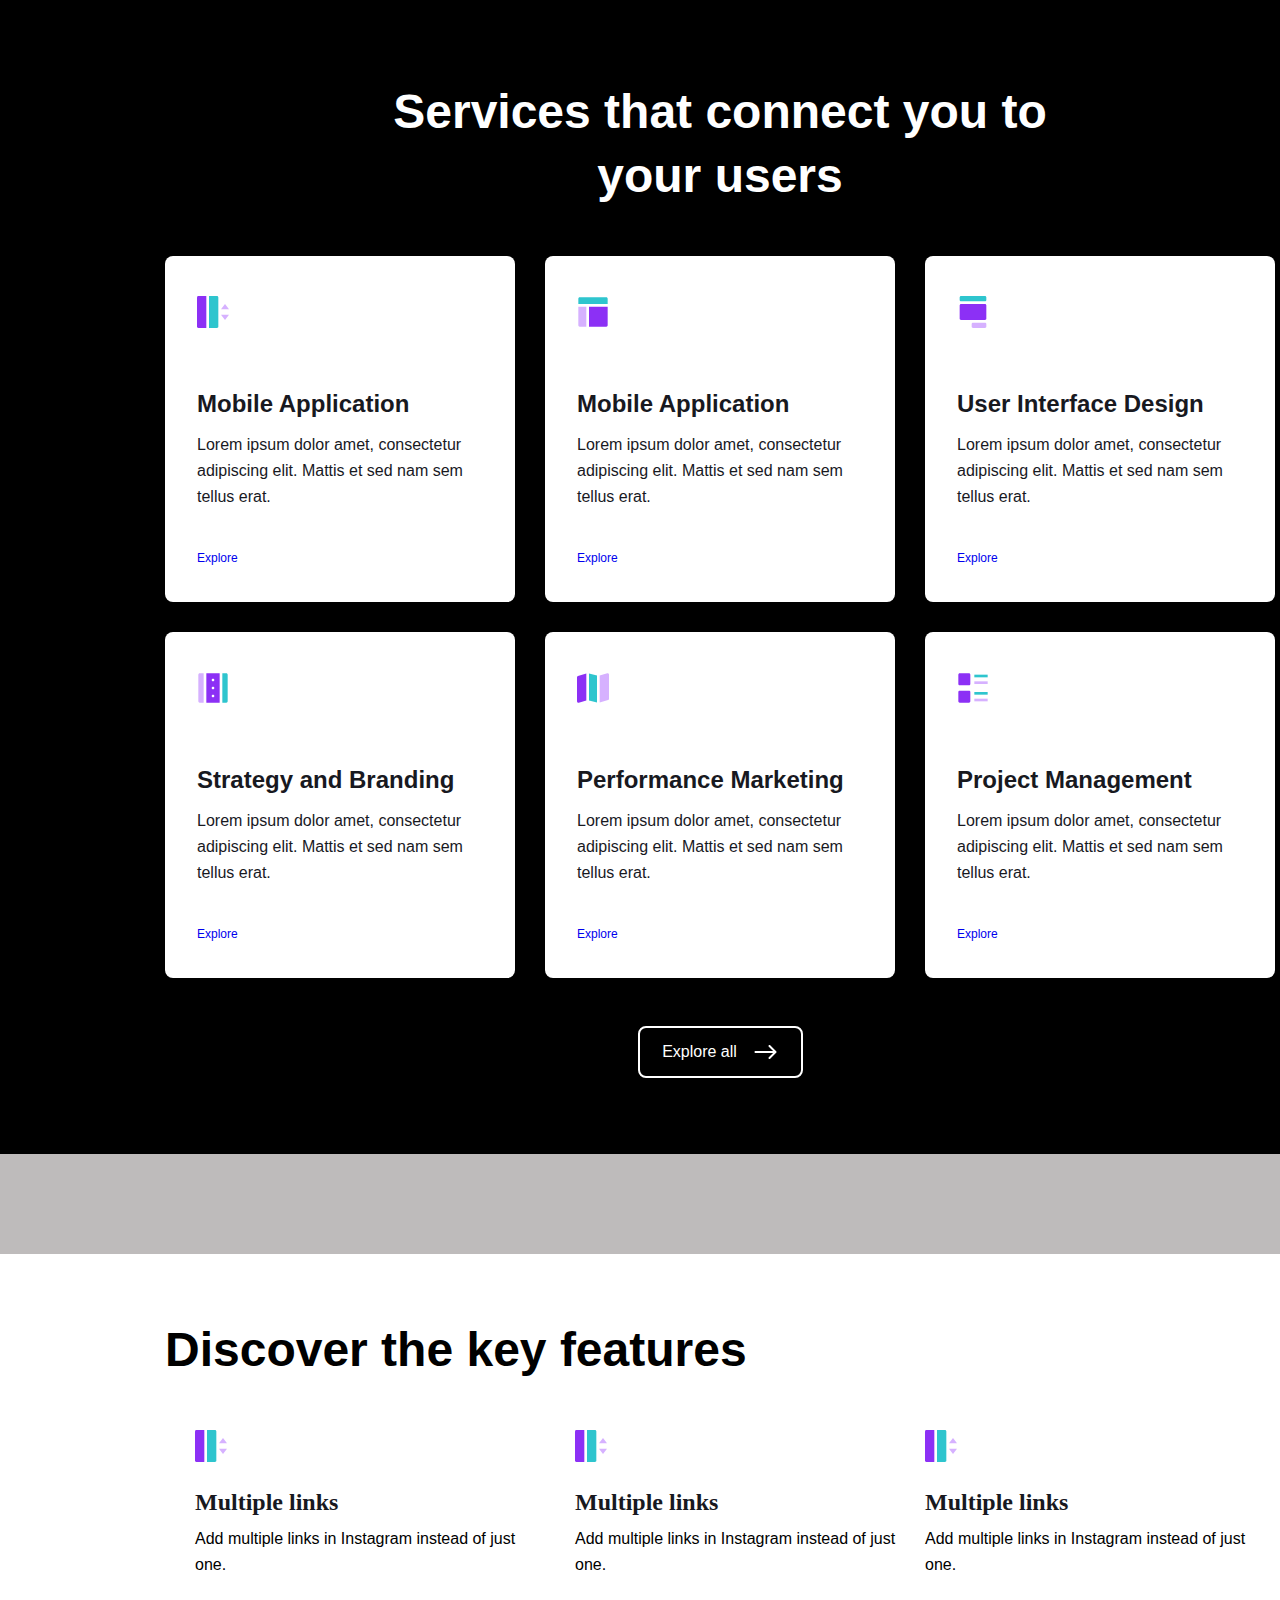
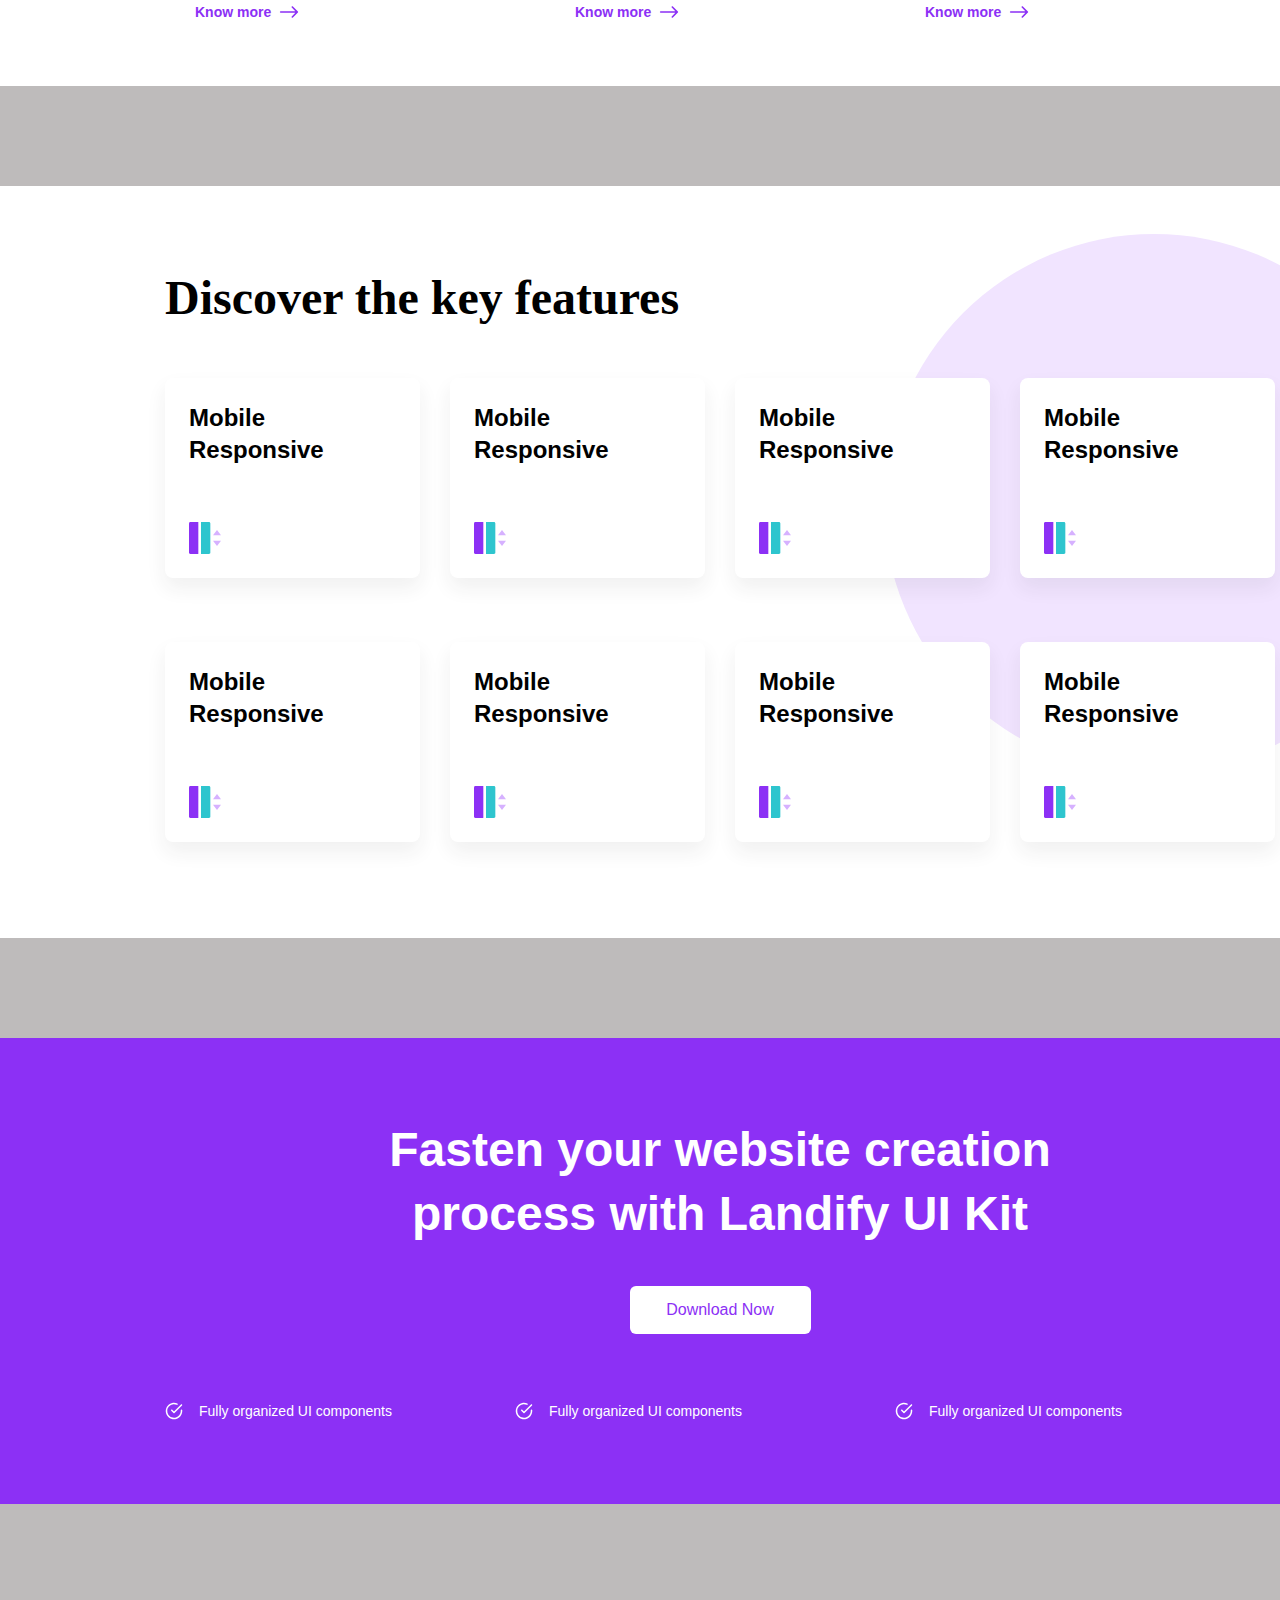
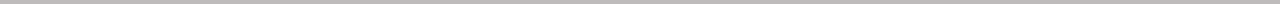
<file: B2/Ass1.html>
<!DOCTYPE html>
<html lang="en">
<head>
    <meta charset="UTF-8">
    <meta http-equiv="X-UA-Compatible" content="IE=edge">
    <meta name="viewport" content="width=device-width, initial-scale=1.0">
    <title>Document</title>
    <link rel="stylesheet" href="./CSS/style.CSS">
</head>
<body>
    <!--Onsite-->
    <div id="Onsite">
        <div id="container">
            <div id="Section__Heading">
                <p>Services that connect you to your users</p>
            </div>
            <div id="Features__List">
                <!--Row 1-->
                <div class="row">
                    <!--star car-->
                    <div class="box no__margin">
                        <div class="Feature__Icons">
                            <svg width="32" height="32" viewBox="0 0 32 32" fill="none" xmlns="http://www.w3.org/2000/svg">
                                <path d="M24 13.3333H32L28 8L24 13.3333ZM24 18.6667H32L28 24L24 18.6667Z" fill="#D6B1FF"/>
                                <path d="M1.33333 0H9.33333V32H1.33333C0.979711 32 0.640572 31.8595 0.390523 31.6095C0.140475 31.3594 0 31.0203 0 30.6667V1.33333C0 0.979711 0.140475 0.640572 0.390523 0.390523C0.640572 0.140475 0.979711 0 1.33333 0Z" fill="#8C30F5"/>
                                <path d="M12 0H20C20.3536 0 20.6928 0.140475 20.9428 0.390523C21.1929 0.640572 21.3333 0.979711 21.3333 1.33333V30.6667C21.3333 31.0203 21.1929 31.3594 20.9428 31.6095C20.6928 31.8595 20.3536 32 20 32H12V0Z" fill="#2EC5CE"/>
                                 </svg>                            
                        </div>
                        <div class="Details">
                            <div class="Headline">
                                Mobile Application
                            </div>
                            <div class="Description">
                                Lorem ipsum dolor amet, consectetur adipiscing elit. Mattis et sed nam sem tellus erat.
                            </div>
                        </div>
                        <div class="link">
                            <a href="#">Explore</a>
                        </div>
                    </div>
                    <!--end car-->
                    <!--star car-->
                    <div class="box">
                        <div class="Feature__Icons">
                            <svg width="32" height="32" viewBox="0 0 32 32" fill="none" xmlns="http://www.w3.org/2000/svg">
                                <path d="M30.6667 7.99999V2.66666C30.6667 2.31304 30.5262 1.9739 30.2762 1.72385C30.0261 1.4738 29.687 1.33333 29.3333 1.33333H2.66668C2.31305 1.33333 1.97392 1.4738 1.72387 1.72385C1.47382 1.9739 1.33334 2.31304 1.33334 2.66666V7.99999H30.6667Z" fill="#2EC5CE"/>
                                <path d="M1.33334 10.6667V29.3333C1.33334 29.6869 1.47382 30.0261 1.72387 30.2761C1.97392 30.5262 2.31305 30.6667 2.66668 30.6667H9.33334V10.6667H1.33334Z" fill="#D6B1FF"/>
                                <path d="M12 30.6667H29.3333C29.687 30.6667 30.0261 30.5262 30.2761 30.2761C30.5262 30.0261 30.6667 29.6869 30.6667 29.3333V10.6667H12V30.6667Z" fill="#8C30F5"/>
                                </svg>                                                            
                        </div>
                        <div class="Details">
                            <div class="Headline">
                                Mobile Application
                                <div class="Description">
                                    Lorem ipsum dolor amet, consectetur adipiscing elit. Mattis et sed nam sem tellus erat.
                                </div>
                            </div>
                            </div>
                        <div class="link">
                            <a href="#">Explore</a>
                        </div>
                    </div>
                    <!--end car-->
                    <!--star car-->
                    <div class="box">
                        <div class="Feature__Icons">
                            <svg width="32" height="32" viewBox="0 0 32 32" fill="none" xmlns="http://www.w3.org/2000/svg">
                                <path d="M28 32H16C15.6464 32 15.3072 31.8595 15.0572 31.6095C14.8071 31.3594 14.6667 31.0203 14.6667 30.6667V28C14.6667 27.6464 14.8071 27.3072 15.0572 27.0572C15.3072 26.8071 15.6464 26.6667 16 26.6667H28C28.3536 26.6667 28.6928 26.8071 28.9428 27.0572C29.1929 27.3072 29.3333 27.6464 29.3333 28V30.6667C29.3333 31.0203 29.1929 31.3594 28.9428 31.6095C28.6928 31.8595 28.3536 32 28 32Z" fill="#D6B1FF"/>
                                <path d="M28 0H4.00001C3.64638 0 3.30724 0.140475 3.0572 0.390523C2.80715 0.640572 2.66667 0.979711 2.66667 1.33333V4C2.66667 4.35362 2.80715 4.69276 3.0572 4.94281C3.30724 5.19286 3.64638 5.33333 4.00001 5.33333H28C28.3536 5.33333 28.6928 5.19286 28.9428 4.94281C29.1929 4.69276 29.3333 4.35362 29.3333 4V1.33333C29.3333 0.979711 29.1929 0.640572 28.9428 0.390523C28.6928 0.140475 28.3536 0 28 0Z" fill="#2EC5CE"/>
                                <path d="M28 8H4.00001C3.64638 8 3.30724 8.14047 3.0572 8.39052C2.80715 8.64057 2.66667 8.97971 2.66667 9.33333V22.6667C2.66667 23.0203 2.80715 23.3594 3.0572 23.6095C3.30724 23.8595 3.64638 24 4.00001 24H28C28.3536 24 28.6928 23.8595 28.9428 23.6095C29.1929 23.3594 29.3333 23.0203 29.3333 22.6667V9.33333C29.3333 8.97971 29.1929 8.64057 28.9428 8.39052C28.6928 8.14047 28.3536 8 28 8Z" fill="#8C30F5"/>
                                </svg>                                                            
                        </div>
                        <div class="Details">
                            <div class="Headline">
                                User Interface Design
                            </div>
                            <div class="Description">
                                Lorem ipsum dolor amet, consectetur adipiscing elit. Mattis et sed nam sem tellus erat.
                            </div>
                        </div>
                        <div class="link">
                            <a href="#">Explore</a>
                        </div>
                    </div>
                    <!--end car-->                                        
                </div>
                <!--Row 2-->
                <div class="row">
                    <!--star car-->
                    <div class="box no__margin">
                        <div class="Feature__Icons">
                            <svg width="32" height="32" viewBox="0 0 32 32" fill="none" xmlns="http://www.w3.org/2000/svg">
                                <path d="M6.66665 1.33333H2.66665C2.31302 1.33333 1.97388 1.4738 1.72384 1.72385C1.47379 1.9739 1.33331 2.31304 1.33331 2.66666V29.3333C1.33331 29.6869 1.47379 30.0261 1.72384 30.2761C1.97388 30.5262 2.31302 30.6667 2.66665 30.6667H6.66665V1.33333Z" fill="#D6B1FF"/>
                                <path d="M9.33331 30.6667H22.6666V1.33333H9.33331V30.6667ZM16 25.3333C15.6464 25.3333 15.3072 25.1929 15.0572 24.9428C14.8071 24.6928 14.6666 24.3536 14.6666 24C14.6666 23.6464 14.8071 23.3072 15.0572 23.0572C15.3072 22.8071 15.6464 22.6667 16 22.6667C16.3536 22.6667 16.6927 22.8071 16.9428 23.0572C17.1928 23.3072 17.3333 23.6464 17.3333 24C17.3333 24.3536 17.1928 24.6928 16.9428 24.9428C16.6927 25.1929 16.3536 25.3333 16 25.3333ZM16 6.66666C16.3536 6.66666 16.6927 6.80714 16.9428 7.05718C17.1928 7.30723 17.3333 7.64637 17.3333 7.99999C17.3333 8.35362 17.1928 8.69276 16.9428 8.9428C16.6927 9.19285 16.3536 9.33333 16 9.33333C15.6464 9.33333 15.3072 9.19285 15.0572 8.9428C14.8071 8.69276 14.6666 8.35362 14.6666 7.99999C14.6666 7.64637 14.8071 7.30723 15.0572 7.05718C15.3072 6.80714 15.6464 6.66666 16 6.66666ZM16 14.6667C16.3536 14.6667 16.6927 14.8071 16.9428 15.0572C17.1928 15.3072 17.3333 15.6464 17.3333 16C17.3333 16.3536 17.1928 16.6928 16.9428 16.9428C16.6927 17.1929 16.3536 17.3333 16 17.3333C15.6464 17.3333 15.3072 17.1929 15.0572 16.9428C14.8071 16.6928 14.6666 16.3536 14.6666 16C14.6666 15.6464 14.8071 15.3072 15.0572 15.0572C15.3072 14.8071 15.6464 14.6667 16 14.6667Z" fill="#8C30F5"/>
                                <path d="M29.3333 1.33333H25.3333V30.6667H29.3333C29.6869 30.6667 30.0261 30.5262 30.2761 30.2761C30.5262 30.0261 30.6666 29.6869 30.6666 29.3333V2.66666C30.6666 2.31304 30.5262 1.9739 30.2761 1.72385C30.0261 1.4738 29.6869 1.33333 29.3333 1.33333Z" fill="#2EC5CE"/>
                                </svg>                                                            
                        </div>
                        <div class="Details">
                            <div class="Headline">
                                Strategy and Branding
                            </div>
                            <div class="Description">
                                Lorem ipsum dolor amet, consectetur adipiscing elit. Mattis et sed nam sem tellus erat.
                            </div>
                        </div>
                        <div class="link">
                            <a href="#">Explore</a>
                        </div>
                    </div>
                    <!--end car-->
                    <!--star car-->
                    <div class="box">
                        <div class="Feature__Icons">
                            <svg width="32" height="32" viewBox="0 0 32 32" fill="none" xmlns="http://www.w3.org/2000/svg">
                                <path d="M31.4667 1.6C31.2 1.33333 30.6667 1.33333 30.2667 1.33333L22.6667 3.6V30.4L31.0667 28C31.6 27.8667 32 27.3333 32 26.6667V2.66666C32 2.26666 31.8667 1.86666 31.4667 1.6Z" fill="#D6B1FF"/>
                                <path d="M20 3.59999L12 1.59999V28.4L20 30.4V3.59999Z" fill="#2EC5CE"/>
                                <path d="M9.33333 1.59999L0.933334 3.99999C0.400001 4.26666 0 4.79999 0 5.33332V29.3333C0 29.7333 0.133333 30.1333 0.533333 30.4C0.799999 30.5333 1.06667 30.6667 1.33333 30.6667H1.73333L9.33333 28.4V1.59999Z" fill="#8C30F5"/>
                                </svg>                                                           
                        </div>
                        <div class="Details">
                            <div class="Headline">
                                Performance Marketing
                            </div>
                            <div class="Description">
                                Lorem ipsum dolor amet, consectetur adipiscing elit. Mattis et sed nam sem tellus erat.
                            </div>
                        </div>
                        <div class="link">
                            <a href="#">Explore</a>
                        </div>
                    </div>
                    <!--end car-->
                    <!--star car-->
                    <div class="box">
                        <div class="Feature__Icons">
                            <svg width="32" height="32" viewBox="0 0 32 32" fill="none" xmlns="http://www.w3.org/2000/svg">
                                <path d="M12 13.3333H2.66666C2.31304 13.3333 1.9739 13.1929 1.72385 12.9428C1.4738 12.6928 1.33333 12.3536 1.33333 12V2.66666C1.33333 2.31304 1.4738 1.9739 1.72385 1.72385C1.9739 1.4738 2.31304 1.33333 2.66666 1.33333H12C12.3536 1.33333 12.6928 1.4738 12.9428 1.72385C13.1929 1.9739 13.3333 2.31304 13.3333 2.66666V12C13.3333 12.3536 13.1929 12.6928 12.9428 12.9428C12.6928 13.1929 12.3536 13.3333 12 13.3333Z" fill="#8C30F5"/>
                                <path d="M12 30.6667H2.66666C2.31304 30.6667 1.9739 30.5262 1.72385 30.2761C1.4738 30.0261 1.33333 29.6869 1.33333 29.3333V20C1.33333 19.6464 1.4738 19.3072 1.72385 19.0572C1.9739 18.8071 2.31304 18.6667 2.66666 18.6667H12C12.3536 18.6667 12.6928 18.8071 12.9428 19.0572C13.1929 19.3072 13.3333 19.6464 13.3333 20V29.3333C13.3333 29.6869 13.1929 30.0261 12.9428 30.2761C12.6928 30.5262 12.3536 30.6667 12 30.6667Z" fill="#8C30F5"/>
                                <path d="M17.3333 2.66666H30.6667V5.33332H17.3333V2.66666Z" fill="#2EC5CE"/>
                                <path d="M30.6667 20H17.3333V22.6667H30.6667V20Z" fill="#2EC5CE"/>
                                <path d="M30.6667 26.6667H17.3333V29.3333H30.6667V26.6667Z" fill="#D6B1FF"/>
                                <path d="M30.6667 9.33333H17.3333V12H30.6667V9.33333Z" fill="#D6B1FF"/>
                                </svg>                                                           
                        </div>
                        <div class="Details">
                            <div class="Headline">
                                Project Management
                            </div>
                            <div class="Description">
                                Lorem ipsum dolor amet, consectetur adipiscing elit. Mattis et sed nam sem tellus erat.
                            </div>
                        </div>
                        <div class="link">
                            <a href="#">Explore</a>
                        </div>
                    </div>
                    <!--end car-->                                        
                </div>                
            </div>
            <div id="footer">
                <div id="Footer_button">  
                    <a href="#">Explore all</a><svg width="25" height="24" viewBox="0 0 25 24" fill="none" xmlns="http://www.w3.org/2000/svg">
                    <path d="M15.7931 6.70711C15.4026 6.31658 15.4026 5.68342 15.7931 5.29289C16.1837 4.90237 16.8168 4.90237 17.2074 5.29289L23.2073 11.2929C23.5979 11.6834 23.5979 12.3166 23.2073 12.7071L17.2074 18.7071C16.8168 19.0976 16.1837 19.0976 15.7931 18.7071C15.4026 18.3166 15.4026 17.6834 15.7931 17.2929L20.086 13H2.51103C1.95265 13 1.5 12.5523 1.5 12C1.5 11.4477 1.95265 11 2.51103 11H20.086L15.7931 6.70711Z" fill="white"/>
                        </svg>
                            
                </div>                              
            </div>
        </div>
    </div>        
    <!--End Onsite-->

    <!--Demo 1-->
        <div id="Demo__1">
            <div id="Demo_container">
                <div ID="DM_Section_Heading">
                    Discover the key features
                </div>
                <div id="DM_Features_List">
                    <!--Star DM1_Box-->
                    <div class="DM1_Box">
                        <div class="DM1_Feature_Icons">
                            <svg width="32" height="32" viewBox="0 0 32 32" fill="none" xmlns="http://www.w3.org/2000/svg">
                                <path d="M24 13.3333H32L28 8L24 13.3333ZM24 18.6667H32L28 24L24 18.6667Z" fill="#D6B1FF"/>
                                <path d="M1.33333 0H9.33333V32H1.33333C0.979711 32 0.640572 31.8595 0.390523 31.6095C0.140475 31.3594 0 31.0203 0 30.6667V1.33333C0 0.979711 0.140475 0.640572 0.390523 0.390523C0.640572 0.140475 0.979711 0 1.33333 0Z" fill="#8C30F5"/>
                                <path d="M12 0H20C20.3536 0 20.6928 0.140475 20.9428 0.390523C21.1929 0.640572 21.3333 0.979711 21.3333 1.33333V30.6667C21.3333 31.0203 21.1929 31.3594 20.9428 31.6095C20.6928 31.8595 20.3536 32 20 32H12V0Z" fill="#2EC5CE"/>
                            </svg>
                        </div>
                        <div class="DM1_Headline">
                            Multiple links
                        </div>
                        <div class="DM1_Description">
                            Add multiple links in Instagram instead of just one.
                        </div>
                        <div class="DM1_Button">
                            <a href="#">Know more</a><svg width="20" height="20" viewBox="0 0 20 20" fill="none" xmlns="http://www.w3.org/2000/svg">
                                <path d="M12.7443 5.58922C12.4188 5.26378 12.4188 4.73614 12.7443 4.4107C13.0697 4.08527 13.5973 4.08527 13.9228 4.4107L18.9228 9.4107C19.2482 9.73614 19.2482 10.2638 18.9228 10.5892L13.9228 15.5892C13.5973 15.9147 13.0697 15.9147 12.7443 15.5892C12.4188 15.2638 12.4188 14.7361 12.7443 14.4107L16.3217 10.8333H1.67584C1.21052 10.8333 0.833313 10.4602 0.833313 9.99995C0.833313 9.53971 1.21052 9.16661 1.67584 9.16661H16.3217L12.7443 5.58922Z" fill="#8C30F5"/>
                                </svg>                             
                        </div>                                  
                    </div>
                    <!--End DM1_Box-->
                    <!--Star DM1_Box-->
                    <div class="DM1_Box">
                        <div class="DM1_Feature_Icons">
                            <svg width="32" height="32" viewBox="0 0 32 32" fill="none" xmlns="http://www.w3.org/2000/svg">
                                <path d="M24 13.3333H32L28 8L24 13.3333ZM24 18.6667H32L28 24L24 18.6667Z" fill="#D6B1FF"/>
                                <path d="M1.33333 0H9.33333V32H1.33333C0.979711 32 0.640572 31.8595 0.390523 31.6095C0.140475 31.3594 0 31.0203 0 30.6667V1.33333C0 0.979711 0.140475 0.640572 0.390523 0.390523C0.640572 0.140475 0.979711 0 1.33333 0Z" fill="#8C30F5"/>
                                <path d="M12 0H20C20.3536 0 20.6928 0.140475 20.9428 0.390523C21.1929 0.640572 21.3333 0.979711 21.3333 1.33333V30.6667C21.3333 31.0203 21.1929 31.3594 20.9428 31.6095C20.6928 31.8595 20.3536 32 20 32H12V0Z" fill="#2EC5CE"/>
                            </svg>
                        </div>
                        <div class="DM1_Headline">
                            Multiple links
                        </div>
                        <div class="DM1_Description">
                            Add multiple links in Instagram instead of just one.
                        </div>
                        <div class="DM1_Button">
                            <a href="#">Know more</a><svg width="20" height="20" viewBox="0 0 20 20" fill="none" xmlns="http://www.w3.org/2000/svg">
                                <path d="M12.7443 5.58922C12.4188 5.26378 12.4188 4.73614 12.7443 4.4107C13.0697 4.08527 13.5973 4.08527 13.9228 4.4107L18.9228 9.4107C19.2482 9.73614 19.2482 10.2638 18.9228 10.5892L13.9228 15.5892C13.5973 15.9147 13.0697 15.9147 12.7443 15.5892C12.4188 15.2638 12.4188 14.7361 12.7443 14.4107L16.3217 10.8333H1.67584C1.21052 10.8333 0.833313 10.4602 0.833313 9.99995C0.833313 9.53971 1.21052 9.16661 1.67584 9.16661H16.3217L12.7443 5.58922Z" fill="#8C30F5"/>
                                </svg>                             
                        </div>                                  
                    </div>
                    <!--End DM1_Box-->
                    <!--Star DM1_Box-->
                    <div class="DM1_Box no__margin2">
                        <div class="DM1_Feature_Icons">
                            <svg width="32" height="32" viewBox="0 0 32 32" fill="none" xmlns="http://www.w3.org/2000/svg">
                                <path d="M24 13.3333H32L28 8L24 13.3333ZM24 18.6667H32L28 24L24 18.6667Z" fill="#D6B1FF"/>
                                <path d="M1.33333 0H9.33333V32H1.33333C0.979711 32 0.640572 31.8595 0.390523 31.6095C0.140475 31.3594 0 31.0203 0 30.6667V1.33333C0 0.979711 0.140475 0.640572 0.390523 0.390523C0.640572 0.140475 0.979711 0 1.33333 0Z" fill="#8C30F5"/>
                                <path d="M12 0H20C20.3536 0 20.6928 0.140475 20.9428 0.390523C21.1929 0.640572 21.3333 0.979711 21.3333 1.33333V30.6667C21.3333 31.0203 21.1929 31.3594 20.9428 31.6095C20.6928 31.8595 20.3536 32 20 32H12V0Z" fill="#2EC5CE"/>
                            </svg>
                        </div>
                        <div class="DM1_Headline">
                            Multiple links
                        </div>
                        <div class="DM1_Description">
                            Add multiple links in Instagram instead of just one.
                        </div>
                        <div class="DM1_Button">
                            <a href="#">Know more</a><svg width="20" height="20" viewBox="0 0 20 20" fill="none" xmlns="http://www.w3.org/2000/svg">
                                <path d="M12.7443 5.58922C12.4188 5.26378 12.4188 4.73614 12.7443 4.4107C13.0697 4.08527 13.5973 4.08527 13.9228 4.4107L18.9228 9.4107C19.2482 9.73614 19.2482 10.2638 18.9228 10.5892L13.9228 15.5892C13.5973 15.9147 13.0697 15.9147 12.7443 15.5892C12.4188 15.2638 12.4188 14.7361 12.7443 14.4107L16.3217 10.8333H1.67584C1.21052 10.8333 0.833313 10.4602 0.833313 9.99995C0.833313 9.53971 1.21052 9.16661 1.67584 9.16661H16.3217L12.7443 5.58922Z" fill="#8C30F5"/>
                                </svg>                             
                        </div>                                  
                    </div>
                    <!--End DM1_Box-->
                </div>     
            </div>
        </div>
    <!--End Demo 1-->

    <!--Demo 2-->
        <div id="demo2">
            <div id="DM2_Circle"></div>
            <div id="DM2_Container">
                <div class="DM2_Section_Heading">
                    Discover the key features
                </div>
                <div id="DM2_Features_List">
                    <!--Star row-->
                    <div class="DM2_row">
                        <div class="DM2_box not_margin">
                            <div class="DM2_Headline">
                                Mobile Responsive
                            </div>
                            <svg width="32" height="32" viewBox="0 0 32 32" fill="none" xmlns="http://www.w3.org/2000/svg">
                                <path d="M24 13.3333H32L28 8L24 13.3333ZM24 18.6667H32L28 24L24 18.6667Z" fill="#D6B1FF"/>
                                <path d="M1.33333 0H9.33333V32H1.33333C0.979711 32 0.640572 31.8595 0.390523 31.6095C0.140475 31.3594 0 31.0203 0 30.6667V1.33333C0 0.979711 0.140475 0.640572 0.390523 0.390523C0.640572 0.140475 0.979711 0 1.33333 0Z" fill="#8C30F5"/>
                                <path d="M12 0H20C20.3536 0 20.6928 0.140475 20.9428 0.390523C21.1929 0.640572 21.3333 0.979711 21.3333 1.33333V30.6667C21.3333 31.0203 21.1929 31.3594 20.9428 31.6095C20.6928 31.8595 20.3536 32 20 32H12V0Z" fill="#2EC5CE"/>
                            </svg>
                        </div>
                        <div class="DM2_box">
                            <div class="DM2_Headline">
                                Mobile Responsive
                            </div>
                            <svg width="32" height="32" viewBox="0 0 32 32" fill="none" xmlns="http://www.w3.org/2000/svg">
                                <path d="M24 13.3333H32L28 8L24 13.3333ZM24 18.6667H32L28 24L24 18.6667Z" fill="#D6B1FF"/>
                                <path d="M1.33333 0H9.33333V32H1.33333C0.979711 32 0.640572 31.8595 0.390523 31.6095C0.140475 31.3594 0 31.0203 0 30.6667V1.33333C0 0.979711 0.140475 0.640572 0.390523 0.390523C0.640572 0.140475 0.979711 0 1.33333 0Z" fill="#8C30F5"/>
                                <path d="M12 0H20C20.3536 0 20.6928 0.140475 20.9428 0.390523C21.1929 0.640572 21.3333 0.979711 21.3333 1.33333V30.6667C21.3333 31.0203 21.1929 31.3594 20.9428 31.6095C20.6928 31.8595 20.3536 32 20 32H12V0Z" fill="#2EC5CE"/>
                            </svg>
                        </div>
                        <div class="DM2_box">
                            <div class="DM2_Headline">
                                Mobile Responsive
                            </div>
                            <svg width="32" height="32" viewBox="0 0 32 32" fill="none" xmlns="http://www.w3.org/2000/svg">
                                <path d="M24 13.3333H32L28 8L24 13.3333ZM24 18.6667H32L28 24L24 18.6667Z" fill="#D6B1FF"/>
                                <path d="M1.33333 0H9.33333V32H1.33333C0.979711 32 0.640572 31.8595 0.390523 31.6095C0.140475 31.3594 0 31.0203 0 30.6667V1.33333C0 0.979711 0.140475 0.640572 0.390523 0.390523C0.640572 0.140475 0.979711 0 1.33333 0Z" fill="#8C30F5"/>
                                <path d="M12 0H20C20.3536 0 20.6928 0.140475 20.9428 0.390523C21.1929 0.640572 21.3333 0.979711 21.3333 1.33333V30.6667C21.3333 31.0203 21.1929 31.3594 20.9428 31.6095C20.6928 31.8595 20.3536 32 20 32H12V0Z" fill="#2EC5CE"/>
                            </svg>
                        </div>                                                    
                        <div class="DM2_box">
                            <div class="DM2_Headline">
                                Mobile Responsive
                            </div>
                            <svg width="32" height="32" viewBox="0 0 32 32" fill="none" xmlns="http://www.w3.org/2000/svg">
                                <path d="M24 13.3333H32L28 8L24 13.3333ZM24 18.6667H32L28 24L24 18.6667Z" fill="#D6B1FF"/>
                                <path d="M1.33333 0H9.33333V32H1.33333C0.979711 32 0.640572 31.8595 0.390523 31.6095C0.140475 31.3594 0 31.0203 0 30.6667V1.33333C0 0.979711 0.140475 0.640572 0.390523 0.390523C0.640572 0.140475 0.979711 0 1.33333 0Z" fill="#8C30F5"/>
                                <path d="M12 0H20C20.3536 0 20.6928 0.140475 20.9428 0.390523C21.1929 0.640572 21.3333 0.979711 21.3333 1.33333V30.6667C21.3333 31.0203 21.1929 31.3594 20.9428 31.6095C20.6928 31.8595 20.3536 32 20 32H12V0Z" fill="#2EC5CE"/>
                            </svg>
                        </div>                            
                    </div>
                    <div class="DM2_row margin_add">
                        <div class="DM2_box not_margin">
                            <div class="DM2_Headline">
                                Mobile Responsive
                            </div>
                            <svg width="32" height="32" viewBox="0 0 32 32" fill="none" xmlns="http://www.w3.org/2000/svg">
                                <path d="M24 13.3333H32L28 8L24 13.3333ZM24 18.6667H32L28 24L24 18.6667Z" fill="#D6B1FF"/>
                                <path d="M1.33333 0H9.33333V32H1.33333C0.979711 32 0.640572 31.8595 0.390523 31.6095C0.140475 31.3594 0 31.0203 0 30.6667V1.33333C0 0.979711 0.140475 0.640572 0.390523 0.390523C0.640572 0.140475 0.979711 0 1.33333 0Z" fill="#8C30F5"/>
                                <path d="M12 0H20C20.3536 0 20.6928 0.140475 20.9428 0.390523C21.1929 0.640572 21.3333 0.979711 21.3333 1.33333V30.6667C21.3333 31.0203 21.1929 31.3594 20.9428 31.6095C20.6928 31.8595 20.3536 32 20 32H12V0Z" fill="#2EC5CE"/>
                            </svg>
                        </div>
                        <div class="DM2_box">
                            <div class="DM2_Headline">
                                Mobile Responsive
                            </div>
                            <svg width="32" height="32" viewBox="0 0 32 32" fill="none" xmlns="http://www.w3.org/2000/svg">
                                <path d="M24 13.3333H32L28 8L24 13.3333ZM24 18.6667H32L28 24L24 18.6667Z" fill="#D6B1FF"/>
                                <path d="M1.33333 0H9.33333V32H1.33333C0.979711 32 0.640572 31.8595 0.390523 31.6095C0.140475 31.3594 0 31.0203 0 30.6667V1.33333C0 0.979711 0.140475 0.640572 0.390523 0.390523C0.640572 0.140475 0.979711 0 1.33333 0Z" fill="#8C30F5"/>
                                <path d="M12 0H20C20.3536 0 20.6928 0.140475 20.9428 0.390523C21.1929 0.640572 21.3333 0.979711 21.3333 1.33333V30.6667C21.3333 31.0203 21.1929 31.3594 20.9428 31.6095C20.6928 31.8595 20.3536 32 20 32H12V0Z" fill="#2EC5CE"/>
                            </svg>
                        </div>
                        <div class="DM2_box">
                            <div class="DM2_Headline">
                                Mobile Responsive
                            </div>
                            <svg width="32" height="32" viewBox="0 0 32 32" fill="none" xmlns="http://www.w3.org/2000/svg">
                                <path d="M24 13.3333H32L28 8L24 13.3333ZM24 18.6667H32L28 24L24 18.6667Z" fill="#D6B1FF"/>
                                <path d="M1.33333 0H9.33333V32H1.33333C0.979711 32 0.640572 31.8595 0.390523 31.6095C0.140475 31.3594 0 31.0203 0 30.6667V1.33333C0 0.979711 0.140475 0.640572 0.390523 0.390523C0.640572 0.140475 0.979711 0 1.33333 0Z" fill="#8C30F5"/>
                                <path d="M12 0H20C20.3536 0 20.6928 0.140475 20.9428 0.390523C21.1929 0.640572 21.3333 0.979711 21.3333 1.33333V30.6667C21.3333 31.0203 21.1929 31.3594 20.9428 31.6095C20.6928 31.8595 20.3536 32 20 32H12V0Z" fill="#2EC5CE"/>
                            </svg>
                        </div>                                                    
                        <div class="DM2_box">
                            <div class="DM2_Headline">
                                Mobile Responsive
                            </div>
                            <svg width="32" height="32" viewBox="0 0 32 32" fill="none" xmlns="http://www.w3.org/2000/svg">
                                <path d="M24 13.3333H32L28 8L24 13.3333ZM24 18.6667H32L28 24L24 18.6667Z" fill="#D6B1FF"/>
                                <path d="M1.33333 0H9.33333V32H1.33333C0.979711 32 0.640572 31.8595 0.390523 31.6095C0.140475 31.3594 0 31.0203 0 30.6667V1.33333C0 0.979711 0.140475 0.640572 0.390523 0.390523C0.640572 0.140475 0.979711 0 1.33333 0Z" fill="#8C30F5"/>
                                <path d="M12 0H20C20.3536 0 20.6928 0.140475 20.9428 0.390523C21.1929 0.640572 21.3333 0.979711 21.3333 1.33333V30.6667C21.3333 31.0203 21.1929 31.3594 20.9428 31.6095C20.6928 31.8595 20.3536 32 20 32H12V0Z" fill="#2EC5CE"/>
                            </svg>
                        </div>                            
                    </div>
                    <!--end row-->                                       
                </div>
            </div>    
        </div>
    <!--End Demo 2-->    

    <!--Demo 3-->
        <div id="Demo3">
            <div id="DM3_conternor">
                <div id="DM3_header">
                    <div id="DM3_Section_Heading">
                        Fasten your website creation process with Landify UI Kit
                    </div>
                    <div id="DM3_Button">
                        <a href="#">Download Now</a>
                    </div>
                </div>
                <div id="DM3_Highlights_section">
                    <div class="DM3_List_item no__margin3">
                        <div class="DM3_Icon">
                            <svg width="18" height="18" viewBox="0 0 18 18" fill="none" xmlns="http://www.w3.org/2000/svg">
                                <path fill-rule="evenodd" clip-rule="evenodd" d="M11.7473 2.82997C10.4177 2.23755 8.93223 2.09078 7.51243 2.41157C6.09263 2.73235 4.81456 3.5035 3.86884 4.60999C2.92312 5.71649 2.36041 7.09905 2.26463 8.55148C2.16886 10.0039 2.54516 11.4484 3.3374 12.6695C4.12964 13.8906 5.29539 14.8229 6.66077 15.3273C8.02615 15.8318 9.51802 15.8813 10.9139 15.4686C12.3097 15.0559 13.5348 14.203 14.4063 13.0372C15.2778 11.8714 15.7492 10.4551 15.75 8.99947V8.3099C15.75 7.89568 16.0858 7.5599 16.5 7.5599C16.9142 7.5599 17.25 7.89568 17.25 8.3099V8.9999C17.249 10.7789 16.6729 12.5104 15.6077 13.9353C14.5425 15.3602 13.0452 16.4026 11.3392 16.907C9.63313 17.4115 7.80974 17.3509 6.14094 16.7344C4.47214 16.1178 3.04734 14.9784 2.07904 13.4859C1.11074 11.9935 0.650828 10.228 0.767883 8.45279C0.884939 6.67759 1.5727 4.9878 2.72858 3.63541C3.88447 2.28303 5.44655 1.34052 7.18186 0.948448C8.91716 0.556378 10.7327 0.735756 12.3578 1.45983C12.7361 1.62841 12.9062 2.07179 12.7376 2.45015C12.569 2.8285 12.1256 2.99855 11.7473 2.82997Z" fill="white"/>
                                <path fill-rule="evenodd" clip-rule="evenodd" d="M17.0301 2.4693C17.3231 2.76205 17.3233 3.23692 17.0306 3.52996L9.5306 11.0375C9.38997 11.1782 9.19917 11.2573 9.00019 11.2574C8.80122 11.2574 8.61037 11.1784 8.46967 11.0377L6.21967 8.78773C5.92678 8.49484 5.92678 8.01996 6.21967 7.72707C6.51257 7.43418 6.98744 7.43418 7.28033 7.72707L8.99974 9.44647L15.9694 2.46983C16.2622 2.17679 16.737 2.17656 17.0301 2.4693Z" fill="white"/>
                            </svg> 
                        </div>
                        <div class="DM3_content">
                            Fully organized UI components
                        </div>
                    </div>
                    <div class="DM3_List_item">
                        <div class="DM3_Icon">
                            <svg width="18" height="18" viewBox="0 0 18 18" fill="none" xmlns="http://www.w3.org/2000/svg">
                                <path fill-rule="evenodd" clip-rule="evenodd" d="M11.7473 2.82997C10.4177 2.23755 8.93223 2.09078 7.51243 2.41157C6.09263 2.73235 4.81456 3.5035 3.86884 4.60999C2.92312 5.71649 2.36041 7.09905 2.26463 8.55148C2.16886 10.0039 2.54516 11.4484 3.3374 12.6695C4.12964 13.8906 5.29539 14.8229 6.66077 15.3273C8.02615 15.8318 9.51802 15.8813 10.9139 15.4686C12.3097 15.0559 13.5348 14.203 14.4063 13.0372C15.2778 11.8714 15.7492 10.4551 15.75 8.99947V8.3099C15.75 7.89568 16.0858 7.5599 16.5 7.5599C16.9142 7.5599 17.25 7.89568 17.25 8.3099V8.9999C17.249 10.7789 16.6729 12.5104 15.6077 13.9353C14.5425 15.3602 13.0452 16.4026 11.3392 16.907C9.63313 17.4115 7.80974 17.3509 6.14094 16.7344C4.47214 16.1178 3.04734 14.9784 2.07904 13.4859C1.11074 11.9935 0.650828 10.228 0.767883 8.45279C0.884939 6.67759 1.5727 4.9878 2.72858 3.63541C3.88447 2.28303 5.44655 1.34052 7.18186 0.948448C8.91716 0.556378 10.7327 0.735756 12.3578 1.45983C12.7361 1.62841 12.9062 2.07179 12.7376 2.45015C12.569 2.8285 12.1256 2.99855 11.7473 2.82997Z" fill="white"/>
                                <path fill-rule="evenodd" clip-rule="evenodd" d="M17.0301 2.4693C17.3231 2.76205 17.3233 3.23692 17.0306 3.52996L9.5306 11.0375C9.38997 11.1782 9.19917 11.2573 9.00019 11.2574C8.80122 11.2574 8.61037 11.1784 8.46967 11.0377L6.21967 8.78773C5.92678 8.49484 5.92678 8.01996 6.21967 7.72707C6.51257 7.43418 6.98744 7.43418 7.28033 7.72707L8.99974 9.44647L15.9694 2.46983C16.2622 2.17679 16.737 2.17656 17.0301 2.4693Z" fill="white"/>
                            </svg> 
                        </div>
                        <div class="DM3_content">
                            Fully organized UI components
                        </div>
                    </div>
                    <div class="DM3_List_item">
                        <div class="DM3_Icon">
                            <svg width="18" height="18" viewBox="0 0 18 18" fill="none" xmlns="http://www.w3.org/2000/svg">
                                <path fill-rule="evenodd" clip-rule="evenodd" d="M11.7473 2.82997C10.4177 2.23755 8.93223 2.09078 7.51243 2.41157C6.09263 2.73235 4.81456 3.5035 3.86884 4.60999C2.92312 5.71649 2.36041 7.09905 2.26463 8.55148C2.16886 10.0039 2.54516 11.4484 3.3374 12.6695C4.12964 13.8906 5.29539 14.8229 6.66077 15.3273C8.02615 15.8318 9.51802 15.8813 10.9139 15.4686C12.3097 15.0559 13.5348 14.203 14.4063 13.0372C15.2778 11.8714 15.7492 10.4551 15.75 8.99947V8.3099C15.75 7.89568 16.0858 7.5599 16.5 7.5599C16.9142 7.5599 17.25 7.89568 17.25 8.3099V8.9999C17.249 10.7789 16.6729 12.5104 15.6077 13.9353C14.5425 15.3602 13.0452 16.4026 11.3392 16.907C9.63313 17.4115 7.80974 17.3509 6.14094 16.7344C4.47214 16.1178 3.04734 14.9784 2.07904 13.4859C1.11074 11.9935 0.650828 10.228 0.767883 8.45279C0.884939 6.67759 1.5727 4.9878 2.72858 3.63541C3.88447 2.28303 5.44655 1.34052 7.18186 0.948448C8.91716 0.556378 10.7327 0.735756 12.3578 1.45983C12.7361 1.62841 12.9062 2.07179 12.7376 2.45015C12.569 2.8285 12.1256 2.99855 11.7473 2.82997Z" fill="white"/>
                                <path fill-rule="evenodd" clip-rule="evenodd" d="M17.0301 2.4693C17.3231 2.76205 17.3233 3.23692 17.0306 3.52996L9.5306 11.0375C9.38997 11.1782 9.19917 11.2573 9.00019 11.2574C8.80122 11.2574 8.61037 11.1784 8.46967 11.0377L6.21967 8.78773C5.92678 8.49484 5.92678 8.01996 6.21967 7.72707C6.51257 7.43418 6.98744 7.43418 7.28033 7.72707L8.99974 9.44647L15.9694 2.46983C16.2622 2.17679 16.737 2.17656 17.0301 2.4693Z" fill="white"/>
                            </svg> 
                        </div>
                        <div class="DM3_content">
                            Fully organized UI components
                        </div>
                    </div>                                        
                </div>
            </div>
        </div>
    <!--End Demo 3-->
</body>
</html>
</file>
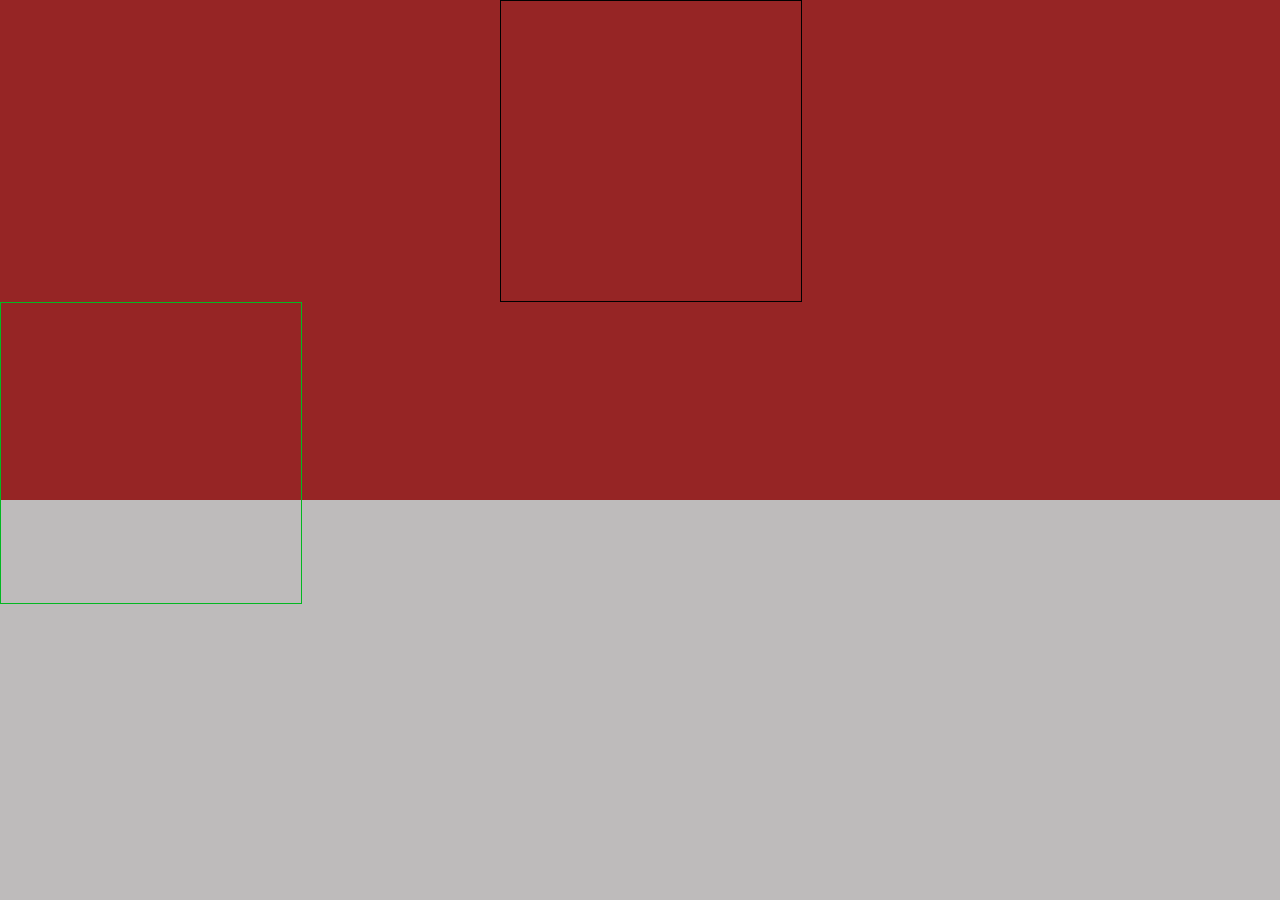
<file: B2/test.html>
<!DOCTYPE html>
<html lang="en">
<head>
    <meta charset="UTF-8">
    <meta http-equiv="X-UA-Compatible" content="IE=edge">
    <meta name="viewport" content="width=device-width, initial-scale=1.0">
    <title>Document</title>
    <link rel="stylesheet" href="./CSS/style.CSS">
    <style>
        #hop{
            float: left;
        }
        #boxcon{
            float: left;
            margin-left: 500px;
            margin-right:500px;
        }
        #boxcon2{
            float: left;
        }
    </style>
</head>
<body>
    <div id="hop" style="width: 1400px; height:500px ; background-color:rgb(150, 37, 37)">
        <div id="boxcon" style="width: 300px; height:300px ; border:1px solid black"></div>
        <div id="boxcon2" style="width: 300px; height:300px ; border:1px solid rgb(3, 184, 33)"></div>
    </div>
</body>
</html>
</file>
<file: B2/CSS/style.CSS>
body{
    margin: auto;
    background-color:#bebbbb;
}
#Onsite{
    background-color: black;
    width: 1440px;
    height:1154px;
    /* background-color: beige; */
    margin: auto;
}
#container{
    margin-left: 165px;
    margin-right:165px;
    height: 1154px;
    /* background-color: rgb(143, 28, 47); */
}
#Section__Heading{
    margin: auto;
    font-family: tahoma,sans-serif;
    font-size:48px;
    font-weight: 800;
    line-height:64px;
    color:white;
    /* background-color: aquamarine; */
    display: flex;
    justify-content: center;
}
#Section__Heading p{
    margin-top: 80px;
    margin-bottom: 18px;
    width:730px;
    height:128px;
    /* background-color:rgb(228, 128, 14); */
    text-align: center;
}
#Features__List{
    width: 1110px;
    height: 752px;
    /* background-color: blanchedalmond; */
    float: left;
}
.row{
    float: left;
    width:1110px;
    height: 346px;
    margin-top: 30px;
}
.box{
    float: left;
    width:286px;
    height:306px;
    background-color: white;
    border-radius:8px;
    padding-left:32px;
    padding-right:32px;
    padding-top: 40px;
    margin-left: 30px;
}
.no__margin{
    margin-left: 0px;
}
.Feature__Icons{
    float: left;
}
.Details{
    float: left;
    margin-top:56px;
    font-family: tahoma,sans-serif;
}
.Headline{
    float: left;
    font-size: 24px;
    line-height: 32px;
    font-weight: 600;
    color:#18191F;
}
.Description{
    float: left;
    margin-top: 12px;
    font-size: 16px;
    font-weight: normal;
    line-height:26px;
    color:#18191F;
}
.link{
    float: left;
    margin-top:40px;
    color:#8C30F5;
    font-weight: 500;
    font-size: 12px;
    line-height: 16px;
    font-family: tahoma,sans-serif;
}
.link a{
    text-decoration: none;
}
#footer {
    float: left;
    width: 100%;
    text-align: center;
    font-family: tahoma,sans-serif;
    display: flex;
    justify-content: center;

}
#Footer_button{
    margin-top: 48px;
    width:161px;
    height:48px;
    border: #ffffff 2px solid;
    display: flex;
    flex-direction: row;
    align-items: center;
    justify-content: center;
    border-radius: 8px;
}
#Footer_button a{
    color: white; 
    text-decoration: none;
    font-weight: 500;
    font-size: 16px;
    line-height: 24px;
    margin-right: 16px;
}
#Demo__1{
    margin:auto;
    width:1440px;
    height:432px;
    background-color:#ffffff;
    margin-top: 100px;
}
#Demo_container{
    float: left;
    width:1110px;
    height:64px;
    /* background-color:#8C30F5; */
    margin-top: 64px;
    margin-left: 165px;
}
#DM_Section_Heading{
    color: rgb(0, 0, 0);
    font-family: tahoma,sans-serif;
    font-size: 48px;
    font-weight: 800;
    line-height:64px;
}
#DM_Features_List{
    margin-top: 48px;
    width:1110px;
    height:192px;
    /* background-color: aquamarine; */
}
.DM1_Box{
    float: left;
    width:350px;
    height:192px;
    border-radius:8px;
    margin-left: 30px;
}
.DM1_Feature_Icons{
    float: left;
    width:350px;
    height: 32px;
}
.DM1_Headline{
    float: left;
    width:100%;
    height:32px;
    margin-top: 24px;
    color: #18191F;
    font-weight: 600;
    font-size: 24px;
    line-height: 32px;
}
.DM1_Description{
    float: left;
    width:100%;
    height:52px;
    font-size: 16px;
    line-height: 26px;
    font-family: tahoma,sans-serif;
    margin-top: 8px;
}
.DM1_Button{
    float: left;
    margin-top:24px;
    display: flex;
    justify-content: center;
}
.DM1_Button a{
    text-decoration: none;
    font-weight: 600;
    font-size: 14px;
    line-height: 20px;
    font-family: tahoma,sans-serif;
    color: #8C30F5;
}
.DM1_Button svg{
    width:20px;
    height:20px;
    margin-left: 8px;
}
.no__margin2{
    margin-left:0px;
}
#demo2{
    margin: auto;
    width: 1440px;
    height: 752px;
    background-color:#ffffff;
    margin-top: 100px;
    position: relative;
}

#DM2_Circle{
    float: left;
    width: 540px;
    height: 540px;
    border-radius: 1000px;
    background-color:#F1E4FF;
    position: absolute;
    top: 48px;
    left:884px;
}
#DM2_Container{
    float:left;
    width:1110px;
    height:576px;
    margin-top: 80px;
    margin-left: 165px;
    /* background-color:#887de7; */
    position:absolute;
}
.DM2_Section_Heading{
    float: left;
    width: 730px;
    height: 64px;
    /* background-color:#d62e09; */
    font-family: tahoma;
    font-style: normal;
    font-weight: 800;
    font-size: 48px;
    line-height: 64px;
}
#DM2_Features_List{
    float: left;
    width: 1110px;
    height: 464px;
    /* background-color: aquamarine; */
}
.DM2_row{
    float: left;
    width: 1110px;
    height: 200px;
    /* background-color:#8C30F5; */
    margin-top: 48px;
}
.DM2_box{
    float: left;
    width: 255px;
    height: 200px;
    background-color:#ffffff;
    border-radius:8px;
    box-shadow: 0px 10px 20px rgba(41, 41, 42, 0.07);
    margin-left: 30px;
}
.DM2_Headline{
    float: left;
    left: 24px;
    height:64px;
    width:207px;
    font-family: tahoma,sans-serif;
    font-style: normal;
    font-weight: 600;
    font-size: 24px;
    line-height: 32px;
    margin-top:24px;
    margin-left:24px;
}
.DM2_box svg{
    float: left;
    margin-left: 24px;
    margin-top: 56px;
}
.not_margin{
    margin: 0px;
}
.margin_add{
    margin-top: 64px;
}
#Demo3{
    margin: auto;
    margin-top:100px;
    width: 1440px;
    height: 466px;
    font-family: tahoma,sans-serif;
    background-color:#8C30F5;
    margin-bottom: 100px;
}
#DM3_conternor{
    float: left;
    width: 1110px;
    height: 306px;
    /* background-color:blue; */
    margin-top:80px;
    margin-left:165px;
}
#DM3_header{
    float: left;
    width: 730px;
    height: 216px;
    /* background-color:aqua; */
    text-align: center;
    margin-left: 190px;
}
#DM3_Section_Heading{
    float: left;
    margin-bottom: 40px;
    width: 100%;
    font-weight: 800;
    font-size: 48px;
    line-height: 64px;
    color:#ffffff;
}
#DM3_Button{
    float: left;
    width: 181px;
    height: 48px;
    background-color:#FFFFFF;
    border-radius: 6px;
    margin-left: 274.5px;
    display:flex;
    justify-content: center;
    align-items: center;
}
#DM3_Button a{
    float: left;
    color:#8C30F5;
    font-weight: 500;
    font-size: 16px;
    line-height: 24px;
    text-decoration: none;
} 

#DM3_Highlights_section{
    float: left;
    width: 1110px;
    height:26px;
    margin-top: 64px;
    /* background-color:#bebbbb; */
}
.DM3_List_item{
    float: left;
    width: 350px;
    height: 26px;
    margin-right: 30px;
    display: flex;
    flex-direction: row;
    align-items:center;
    position: static;
}
.DM3_Icon{
    float: left;
    width:18px;
    height:18px;
}
.DM3_content{
    float: left;
    margin-left: 16px;
    font-weight: normal;
    font-size: 14px;
    line-height: 24px;
    color:#FFFFFF;
}
.no__margin3{
    margin: 0px;
}
</file>
